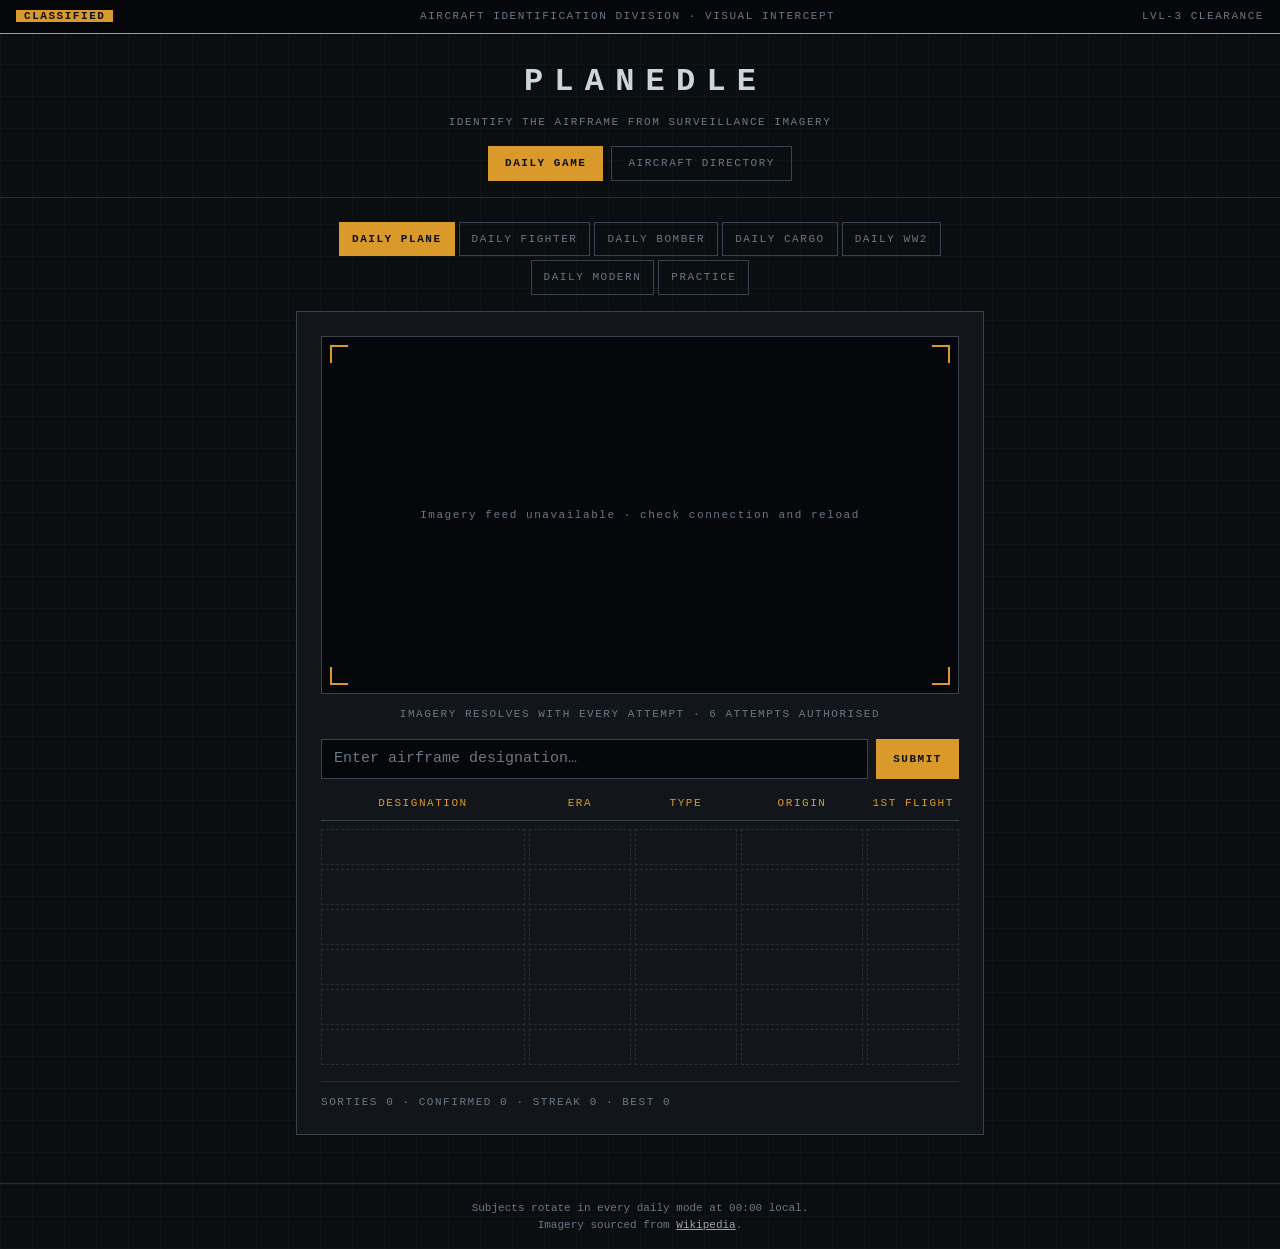
<file: index.html>
<!DOCTYPE html>
<html lang="en">

<head>
    <meta charset="UTF-8">
    <meta name="viewport" content="width=device-width, initial-scale=1.0">
    <title>Planedle — Daily Military Plane Guessing Game</title>
    <link rel="preconnect" href="https://upload.wikimedia.org">
    <link rel="stylesheet" href="css/style.css">
</head>

<body>
    <div class="classification-bar">
        <span><strong>Classified</strong></span>
        <span class="classification-meta">Aircraft Identification Division · Visual Intercept</span>
        <span class="classification-meta">LVL-3 Clearance</span>
    </div>

    <header class="site-header">
        <h1 class="logo">PLANEDLE</h1>
        <p class="tagline">Identify the airframe from surveillance imagery</p>
        <nav class="site-nav">
            <a href="index.html" class="active">Daily Game</a>
            <a href="directory.html">Aircraft Directory</a>
        </nav>
    </header>

    <main class="page page-game">
        <div id="mode-tabs" class="mode-tabs"></div>

        <section class="game-panel">
            <div id="image-frame" class="media image-frame">
                <img id="plane-image" alt="Mystery aircraft">
                <p id="image-note" class="media-note">Loading photo…</p>
            </div>
            <p class="hint-text">Imagery resolves with every attempt · 6 attempts authorised</p>

            <div class="guess-input-wrap">
                <input type="text" id="guess-input" class="field guess-input"
                    placeholder="Enter airframe designation…" autocomplete="off">
                <button id="guess-btn" class="primary-btn">Submit</button>
                <ul id="suggestions" class="suggestions hidden"></ul>
            </div>

            <div class="board-header">
                <span>Designation</span><span>Era</span><span>Type</span><span>Origin</span><span>1st Flight</span>
            </div>
            <div id="guess-board" class="guess-board"></div>

            <div id="result-box" class="result-box hidden"></div>

            <div class="game-footer-row">
                <div id="stats-box" class="stats-box"></div>
                <button id="practice-again-btn" class="secondary-btn hidden">New subject</button>
            </div>
        </section>
    </main>

    <footer class="site-footer">
        <p>Subjects rotate in every daily mode at 00:00 local.</p>
        <p>Imagery sourced from <a href="https://en.wikipedia.org/" target="_blank" rel="noopener">Wikipedia</a>.</p>
    </footer>

    <script src="js/data.js"></script>
    <script src="js/images.js"></script>
    <script src="js/game.js"></script>
</body>

</html>
</file>
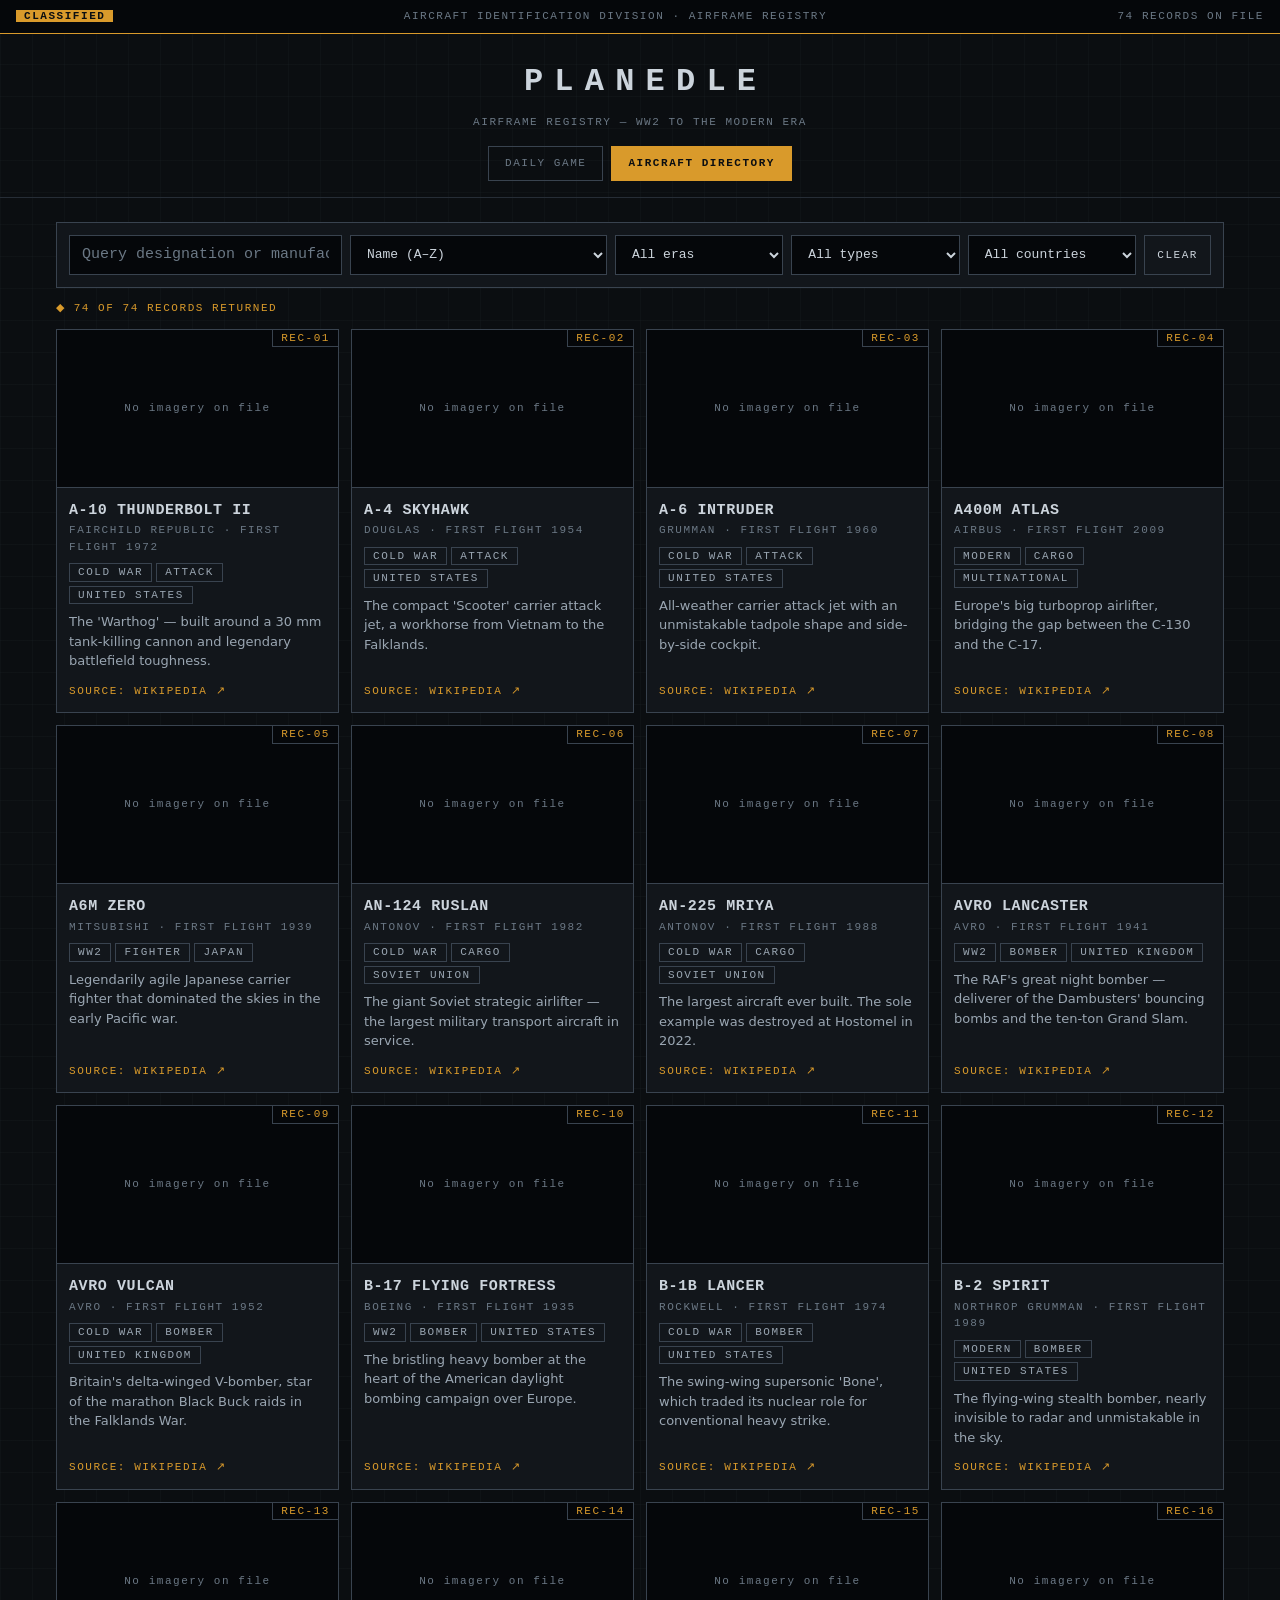
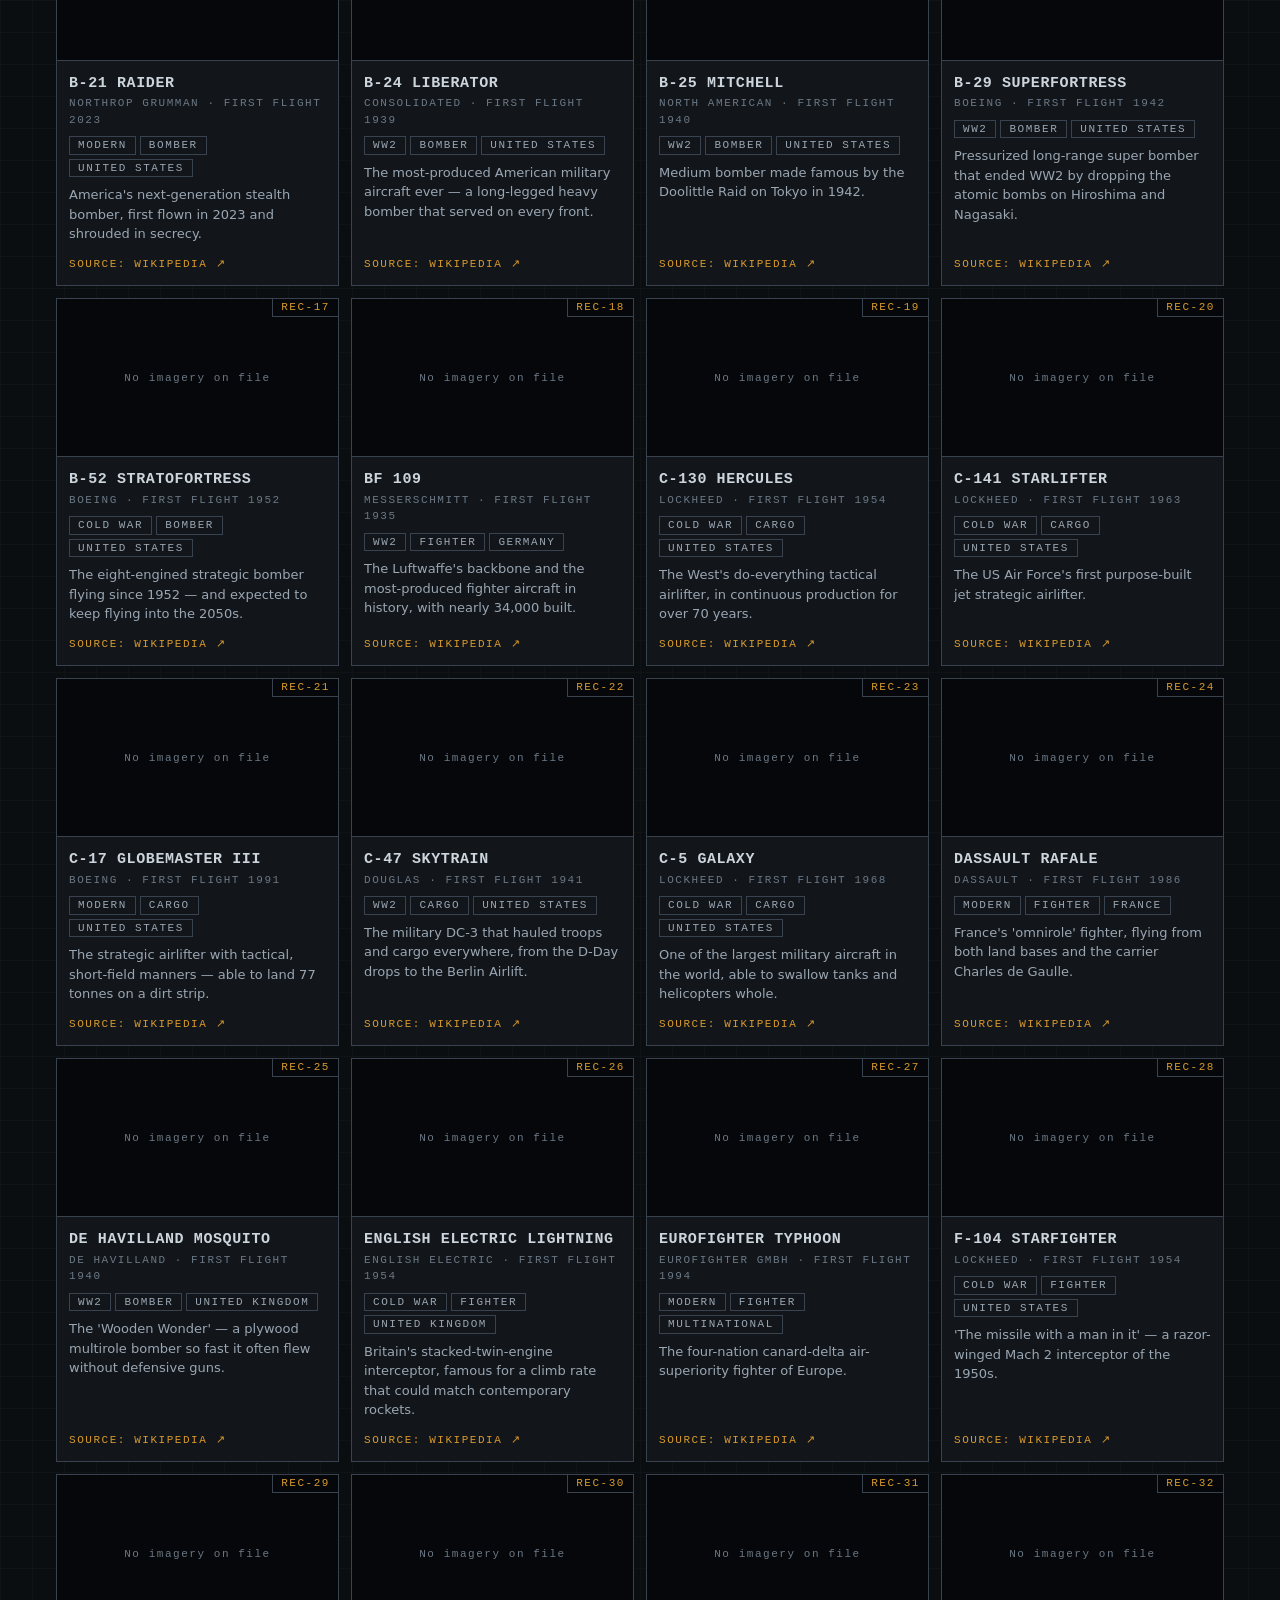
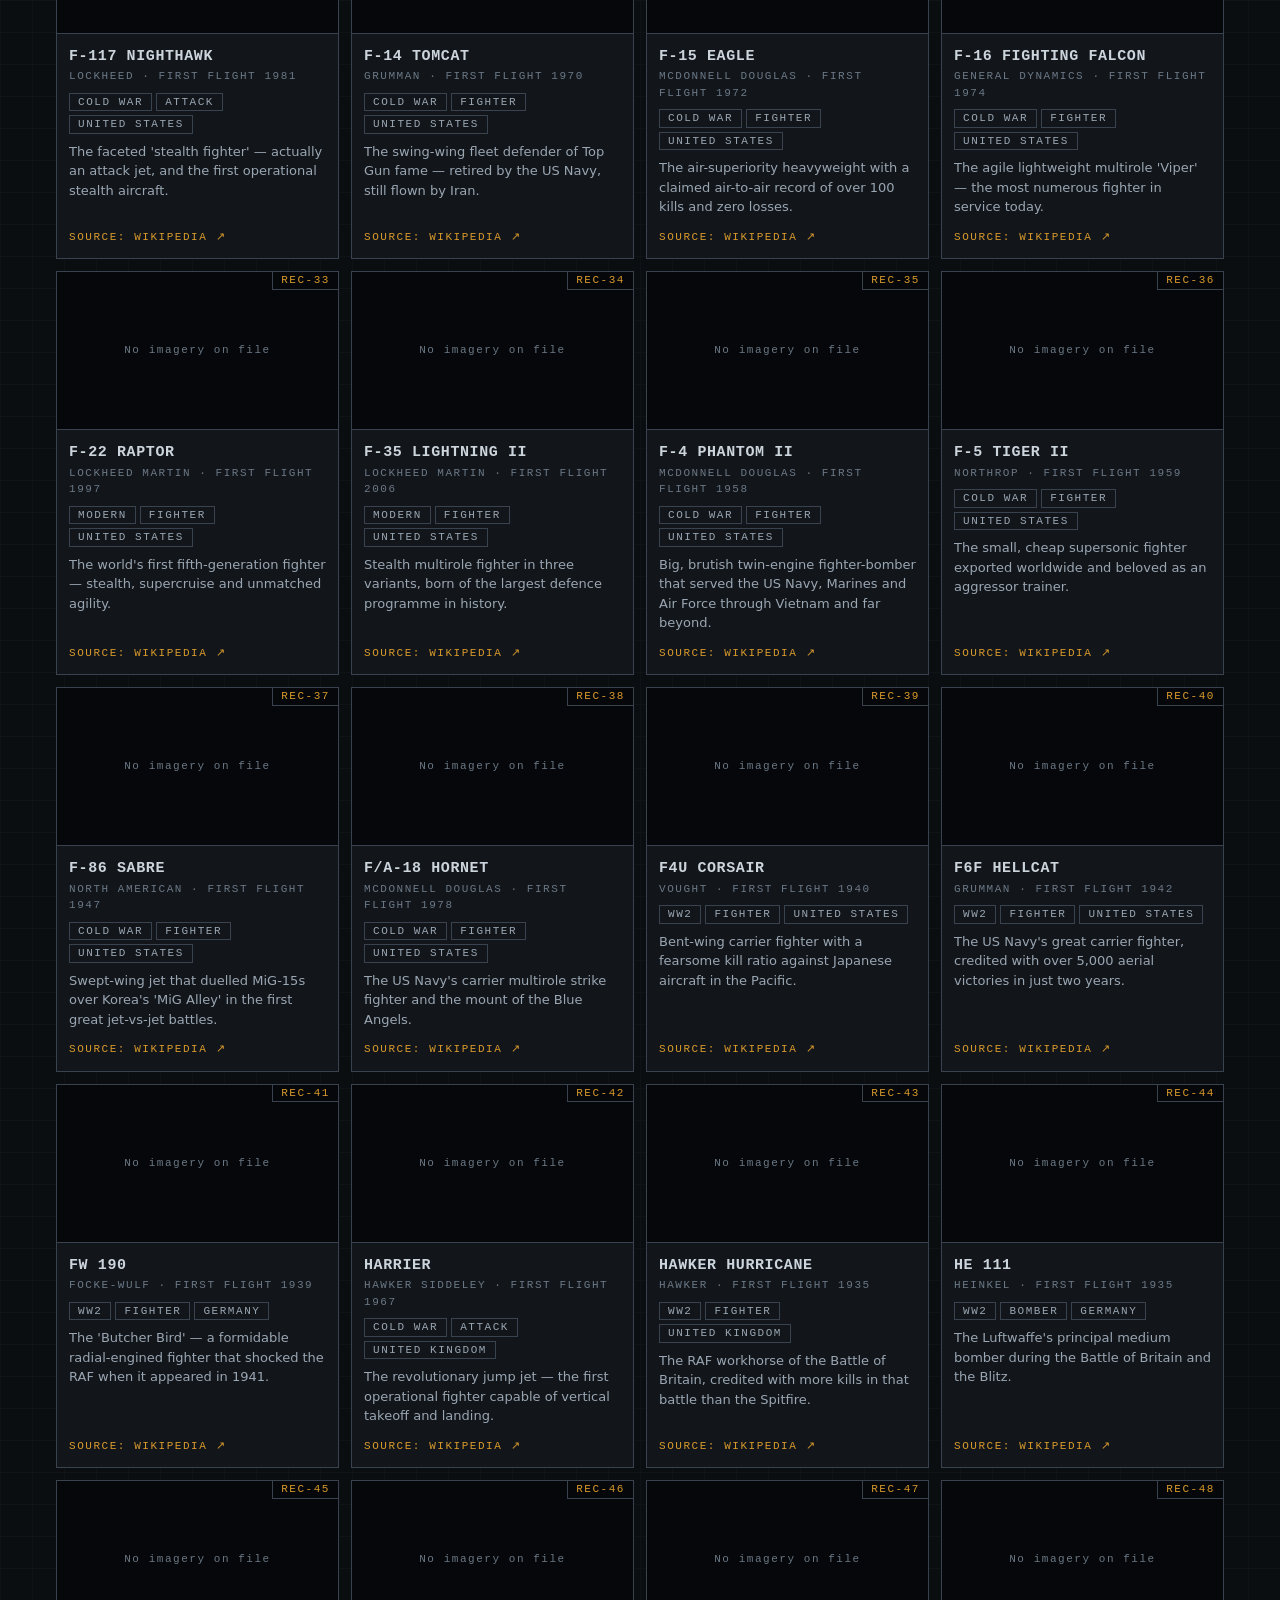
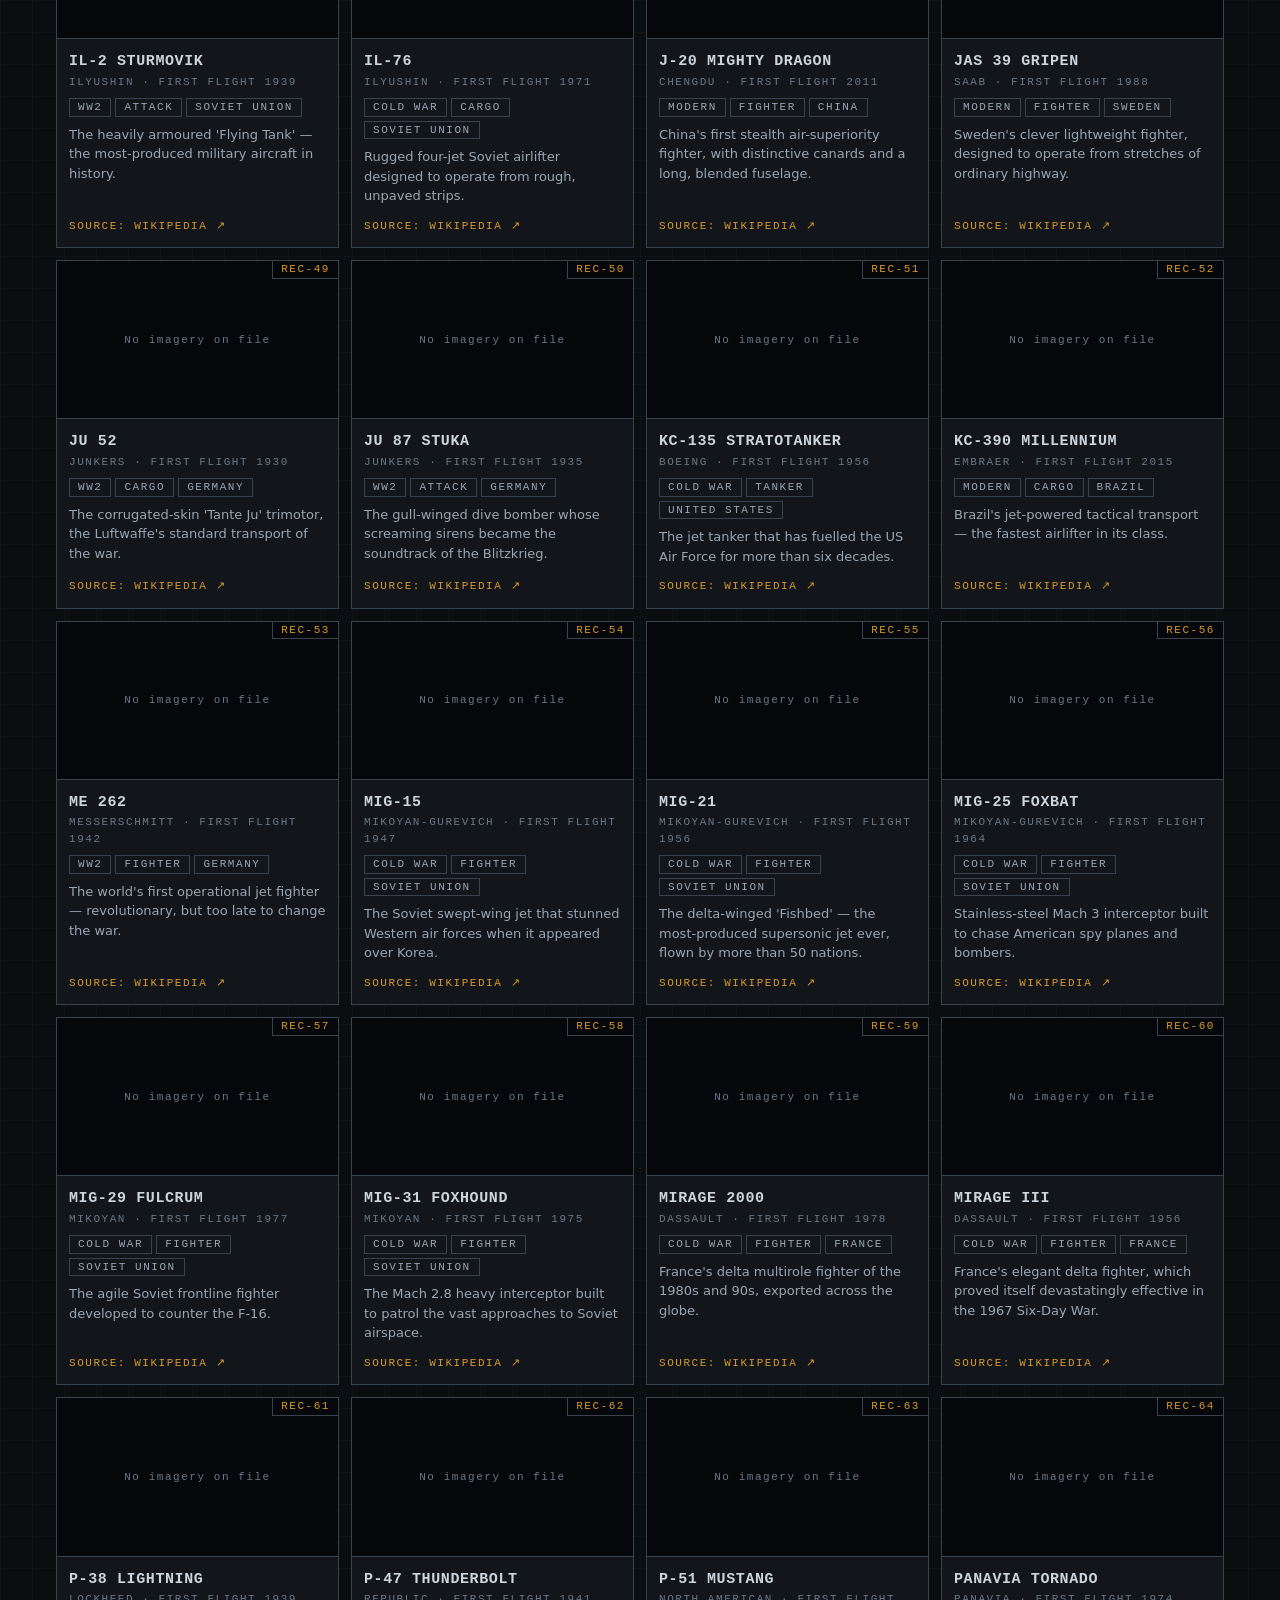
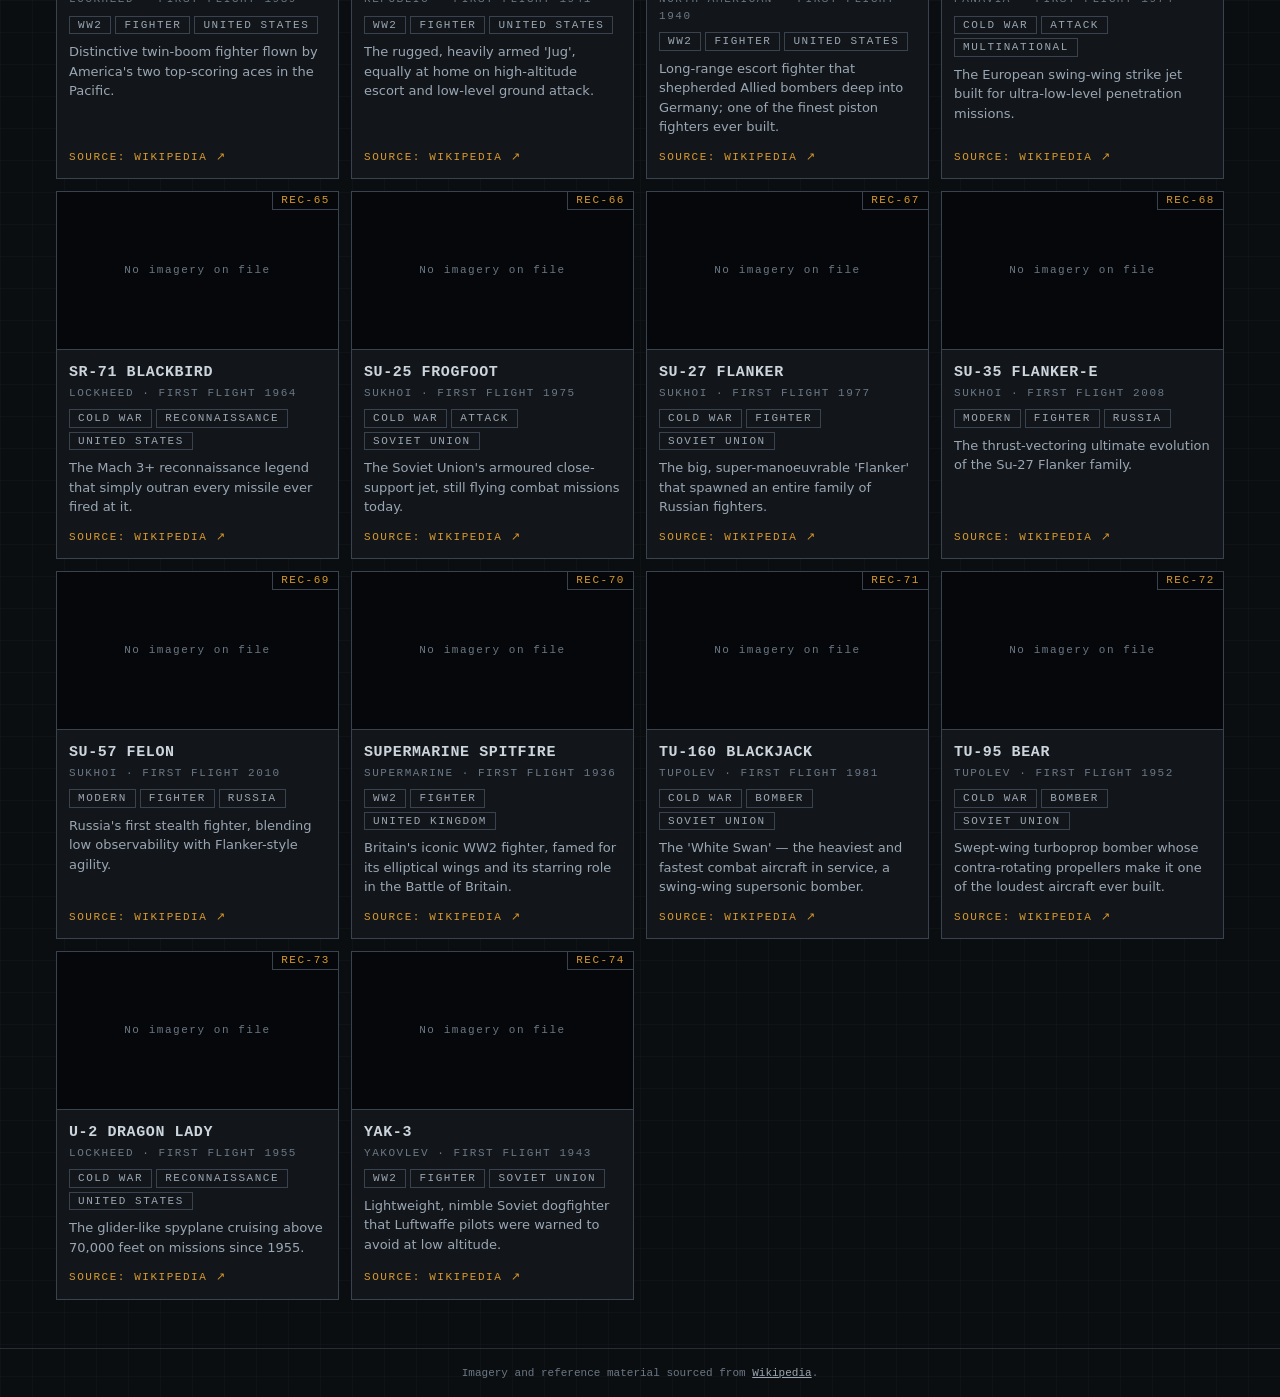
<file: directory.html>
<!DOCTYPE html>
<html lang="en">

<head>
    <meta charset="UTF-8">
    <meta name="viewport" content="width=device-width, initial-scale=1.0">
    <title>Aircraft Directory — Planedle</title>
    <link rel="preconnect" href="https://upload.wikimedia.org">
    <link rel="stylesheet" href="css/style.css">
</head>

<body>
    <div class="classification-bar">
        <span><strong>Classified</strong></span>
        <span class="classification-meta">Aircraft Identification Division · Airframe Registry</span>
        <span class="classification-meta">74 Records On File</span>
    </div>

    <header class="site-header">
        <h1 class="logo">PLANEDLE</h1>
        <p class="tagline">Airframe registry — WW2 to the modern era</p>
        <nav class="site-nav">
            <a href="index.html">Daily Game</a>
            <a href="directory.html" class="active">Aircraft Directory</a>
        </nav>
    </header>

    <main class="page page-directory">
        <section class="dir-controls">
            <input type="text" id="search-input" class="field dir-search"
                placeholder="Query designation or manufacturer…">
            <select id="sort-select" class="field dir-filter">
                <option value="name-asc">Name (A–Z)</option>
                <option value="name-desc">Name (Z–A)</option>
                <option value="year-asc">First flight (oldest first)</option>
                <option value="year-desc">First flight (newest first)</option>
                <option value="era">Era (WW2 → Modern)</option>
                <option value="type">Type</option>
                <option value="country">Country</option>
            </select>
            <select id="era-filter" class="field dir-filter">
                <option value="">All eras</option>
            </select>
            <select id="type-filter" class="field dir-filter">
                <option value="">All types</option>
            </select>
            <select id="country-filter" class="field dir-filter">
                <option value="">All countries</option>
            </select>
            <button id="clear-filters" class="secondary-btn">Clear</button>
        </section>

        <p id="result-count" class="result-count"></p>
        <section id="aircraft-grid" class="aircraft-grid"></section>
    </main>

    <footer class="site-footer">
        <p>Imagery and reference material sourced from <a href="https://en.wikipedia.org/" target="_blank"
                rel="noopener">Wikipedia</a>.</p>
    </footer>

    <script src="js/data.js"></script>
    <script src="js/images.js"></script>
    <script src="js/directory.js"></script>
</body>

</html>
</file>
<file: css/style.css>
/* Planedle — shared styles for the game and the directory.
   Look: tactical aircraft-recognition terminal. Gunmetal and amber, monospace
   readouts, hard corners, no rounding anywhere by design.
   Sections: tokens, base, utilities, layout, components, game, directory, responsive. */

/* ============================================================
   Design tokens
   ============================================================ */

:root {
    /* Surfaces, from furthest back to closest to the reader. */
    --color-bg: #0b0e11;
    --color-well: #05070a;
    --color-surface: #12161b;
    --color-surface-raised: #1a2027;

    --color-border: #262d36;
    --color-border-strong: #39434f;

    --color-text: #ccd4dc;
    --color-text-dim: #9aa6b2;
    --color-text-muted: #6b7885;
    /* Sits on top of --color-accent, so it must stay dark. */
    --color-text-on-accent: #0b0e11;

    --color-accent: #d99a2b;
    --color-accent-bright: #f2b544;

    --color-match: #4d7a35;
    --color-miss: #262d36;
    --color-win: #8fc45f;
    --color-loss: #c0463c;

    /* Spacing scale, 0.25rem base. */
    --space-1: 0.25rem;
    --space-2: 0.5rem;
    --space-3: 0.75rem;
    --space-4: 1rem;
    --space-5: 1.5rem;
    --space-6: 2rem;
    --space-8: 3rem;

    /* Type scale. */
    --text-xs: 0.6875rem;
    --text-sm: 0.8125rem;
    --text-base: 0.9375rem;
    --text-lg: 1.0625rem;
    --text-xl: 1.375rem;
    --text-2xl: 2rem;

    /* Monospace carries the readouts, labels and data; the sans is only for
       running prose, which is punishing to read in a fixed pitch. */
    --font-mono: ui-monospace, "Cascadia Mono", "SF Mono", Menlo, Consolas,
        "Liberation Mono", monospace;
    --font-sans: "Segoe UI", system-ui, -apple-system, sans-serif;

    /* Applied to every uppercase label so they stay uniform. */
    --tracking-label: 0.14em;

    --width-game: 720px;
    --width-directory: 1200px;

    --transition: 0.12s ease;

    /* Shared by the board header and every guess row, so the columns
       of the two can never drift apart. */
    --board-columns: 2fr 1fr 1fr 1.2fr 0.9fr;
}

/* ============================================================
   Base
   ============================================================ */

*,
*::before,
*::after {
    margin: 0;
    padding: 0;
    box-sizing: border-box;
}

body {
    background-color: var(--color-bg);
    /* Faint plotting grid behind the panels. */
    background-image:
        linear-gradient(rgba(120, 145, 170, 0.035) 1px, transparent 1px),
        linear-gradient(90deg, rgba(120, 145, 170, 0.035) 1px, transparent 1px);
    background-size: 32px 32px;
    color: var(--color-text);
    font-family: var(--font-mono);
    font-size: var(--text-base);
    line-height: 1.5;
    min-height: 100vh;
    display: flex;
    flex-direction: column;
}

img {
    display: block;
    max-width: 100%;
}

button,
input,
select {
    font: inherit;
    color: inherit;
}

:focus-visible {
    outline: 2px solid var(--color-accent);
    outline-offset: 2px;
}

::selection {
    background: var(--color-accent);
    color: var(--color-text-on-accent);
}

/* ============================================================
   Utilities
   ============================================================ */

.hidden {
    display: none !important;
}

/* Every uppercase micro-label in the UI routes through this. */
.label,
.board-header span,
.chip,
.mode-tab,
.site-nav a,
.classification-bar,
.stats-box,
.result-count,
.card-link {
    text-transform: uppercase;
    letter-spacing: var(--tracking-label);
}

/* ============================================================
   Layout — classification bar, header, nav, page wrappers, footer
   ============================================================ */

.classification-bar {
    display: flex;
    flex-wrap: wrap;
    gap: var(--space-2) var(--space-4);
    justify-content: space-between;
    align-items: center;
    background: var(--color-well);
    border-bottom: 1px solid var(--color-accent);
    color: var(--color-accent);
    font-size: var(--text-xs);
    padding: var(--space-2) var(--space-4);
}

.classification-bar strong {
    /* The stamp itself: inverted so it reads as a mark on the page. */
    background: var(--color-accent);
    color: var(--color-text-on-accent);
    padding: 0 var(--space-2);
    font-weight: 700;
}

.classification-meta {
    color: var(--color-text-muted);
}

.site-header {
    text-align: center;
    padding: var(--space-5) var(--space-4) var(--space-4);
    border-bottom: 1px solid var(--color-border);
}

.logo {
    font-size: var(--text-2xl);
    font-weight: 700;
    letter-spacing: 0.35em;
    /* letter-spacing adds a trailing gap; pull it back to stay centred. */
    text-indent: 0.35em;
}

.tagline {
    color: var(--color-text-muted);
    font-size: var(--text-xs);
    letter-spacing: var(--tracking-label);
    text-transform: uppercase;
    margin-top: var(--space-2);
}

.site-nav {
    margin-top: var(--space-4);
    display: flex;
    justify-content: center;
    gap: var(--space-2);
}

.site-nav a {
    color: var(--color-text-muted);
    text-decoration: none;
    font-size: var(--text-xs);
    padding: var(--space-2) var(--space-4);
    border: 1px solid var(--color-border-strong);
    transition: color var(--transition), border-color var(--transition), background var(--transition);
}

.site-nav a:hover {
    color: var(--color-accent);
    border-color: var(--color-accent);
}

.site-nav a.active {
    color: var(--color-text-on-accent);
    background: var(--color-accent);
    border-color: var(--color-accent);
    font-weight: 700;
}

.page {
    width: 100%;
    margin: 0 auto;
    padding: var(--space-5) var(--space-4) var(--space-8);
    flex: 1;
}

.page-game {
    max-width: var(--width-game);
}

.page-directory {
    max-width: var(--width-directory);
}

.site-footer {
    text-align: center;
    color: var(--color-text-muted);
    font-size: var(--text-xs);
    padding: var(--space-4);
    border-top: 1px solid var(--color-border);
}

.site-footer a {
    color: var(--color-text-dim);
}

/* ============================================================
   Components — buttons, fields, media, chips
   ============================================================ */

.primary-btn,
.secondary-btn {
    cursor: pointer;
    font-size: var(--text-xs);
    text-transform: uppercase;
    letter-spacing: var(--tracking-label);
    transition: background var(--transition), border-color var(--transition), color var(--transition);
}

.primary-btn {
    background: var(--color-accent);
    color: var(--color-text-on-accent);
    border: 1px solid var(--color-accent);
    padding: 0 var(--space-4);
    font-weight: 700;
}

.primary-btn:hover:not(:disabled) {
    background: var(--color-accent-bright);
    border-color: var(--color-accent-bright);
}

.secondary-btn {
    background: transparent;
    border: 1px solid var(--color-border-strong);
    padding: var(--space-2) var(--space-3);
}

.secondary-btn:hover:not(:disabled) {
    border-color: var(--color-accent);
    color: var(--color-accent);
}

.primary-btn:disabled,
.secondary-btn:disabled {
    opacity: 0.4;
    cursor: default;
}

.field {
    background: var(--color-well);
    border: 1px solid var(--color-border-strong);
    padding: var(--space-2) var(--space-3);
    caret-color: var(--color-accent);
}

.field:focus {
    border-color: var(--color-accent);
}

.field:disabled {
    opacity: 0.4;
}

.field::placeholder {
    color: var(--color-text-muted);
}

/* An image that fades in once loaded, with a note in its place until then.
   Shared by the game's mystery photo and the directory cards. */
.media {
    position: relative;
    background: var(--color-well);
    overflow: hidden;
}

.media img {
    width: 100%;
    height: 100%;
    object-fit: cover;
    opacity: 0;
    transition: opacity var(--transition);
}

.media.is-loaded img {
    opacity: 1;
}

.media.is-loaded .media-note {
    display: none;
}

.media-note {
    position: absolute;
    inset: 0;
    display: flex;
    align-items: center;
    justify-content: center;
    text-align: center;
    padding: var(--space-4);
    color: var(--color-text-muted);
    font-size: var(--text-xs);
    letter-spacing: var(--tracking-label);
}

.chips {
    display: flex;
    flex-wrap: wrap;
    gap: var(--space-1);
    margin-bottom: var(--space-2);
}

.chip {
    border: 1px solid var(--color-border-strong);
    padding: 0 var(--space-2);
    font-size: var(--text-xs);
    color: var(--color-text-dim);
}

/* ============================================================
   Game — mode tabs, mystery photo, guess input, board, result
   ============================================================ */

.mode-tabs {
    display: flex;
    flex-wrap: wrap;
    gap: var(--space-1);
    justify-content: center;
    margin-bottom: var(--space-4);
}

.mode-tab {
    background: transparent;
    color: var(--color-text-muted);
    border: 1px solid var(--color-border-strong);
    padding: var(--space-2) var(--space-3);
    font-size: var(--text-xs);
    cursor: pointer;
    transition: color var(--transition), border-color var(--transition), background var(--transition);
}

.mode-tab:hover {
    color: var(--color-accent);
    border-color: var(--color-accent);
}

.mode-tab.active {
    background: var(--color-accent);
    border-color: var(--color-accent);
    color: var(--color-text-on-accent);
    font-weight: 700;
}

.game-panel {
    background: var(--color-surface);
    border: 1px solid var(--color-border-strong);
    padding: var(--space-5);
}

.image-frame {
    aspect-ratio: 16 / 9;
    border: 1px solid var(--color-border-strong);
}

/* Targeting brackets over the four corners of the photo. Eight gradient bars
   on one pseudo-element — two per corner — so no extra markup is needed. */
.image-frame::before {
    content: "";
    position: absolute;
    inset: var(--space-2);
    z-index: 2;
    pointer-events: none;
    --bracket-arm: 18px;
    --bracket-line: 2px;
    background-image:
        linear-gradient(var(--color-accent) 0 0), linear-gradient(var(--color-accent) 0 0),
        linear-gradient(var(--color-accent) 0 0), linear-gradient(var(--color-accent) 0 0),
        linear-gradient(var(--color-accent) 0 0), linear-gradient(var(--color-accent) 0 0),
        linear-gradient(var(--color-accent) 0 0), linear-gradient(var(--color-accent) 0 0);
    background-size:
        var(--bracket-arm) var(--bracket-line), var(--bracket-line) var(--bracket-arm),
        var(--bracket-arm) var(--bracket-line), var(--bracket-line) var(--bracket-arm),
        var(--bracket-arm) var(--bracket-line), var(--bracket-line) var(--bracket-arm),
        var(--bracket-arm) var(--bracket-line), var(--bracket-line) var(--bracket-arm);
    background-position:
        left top, left top,
        right top, right top,
        left bottom, left bottom,
        right bottom, right bottom;
    background-repeat: no-repeat;
}

/* The blur amount is set from JS — it shrinks with every guess. */
.image-frame img {
    transition: opacity var(--transition), filter 0.5s ease;
}

.hint-text {
    color: var(--color-text-muted);
    font-size: var(--text-xs);
    letter-spacing: var(--tracking-label);
    text-transform: uppercase;
    text-align: center;
    margin: var(--space-3) 0 var(--space-4);
}

.guess-input-wrap {
    position: relative;
    display: flex;
    gap: var(--space-2);
    margin-bottom: var(--space-4);
}

.guess-input {
    flex: 1;
}

.suggestions {
    position: absolute;
    top: 100%;
    left: 0;
    right: 0;
    z-index: 10;
    background: var(--color-surface-raised);
    border: 1px solid var(--color-accent);
    border-top: none;
    list-style: none;
    max-height: 16rem;
    overflow-y: auto;
    font-size: var(--text-sm);
}

.suggestions li {
    padding: var(--space-2) var(--space-3);
    cursor: pointer;
    border-bottom: 1px solid var(--color-border);
}

.suggestions li::before {
    content: "> ";
    color: var(--color-accent);
}

.suggestions li:last-child {
    border-bottom: none;
}

.suggestions li:hover {
    background: var(--color-accent);
    color: var(--color-text-on-accent);
}

.suggestions li:hover::before {
    color: var(--color-text-on-accent);
}

.board-header,
.guess-row {
    display: grid;
    grid-template-columns: var(--board-columns);
    gap: var(--space-1);
    margin-bottom: var(--space-1);
}

.board-header {
    border-bottom: 1px solid var(--color-border-strong);
    padding-bottom: var(--space-2);
    margin-bottom: var(--space-2);
}

.board-header span {
    color: var(--color-accent);
    font-size: var(--text-xs);
    text-align: center;
}

.cell {
    border: 1px solid var(--color-border);
    padding: var(--space-2) var(--space-1);
    font-size: var(--text-sm);
    text-align: center;
    overflow: hidden;
    text-overflow: ellipsis;
    white-space: nowrap;
}

.cell-match {
    background: var(--color-match);
    border-color: var(--color-match);
    font-weight: 700;
}

.cell-miss {
    background: var(--color-miss);
}

.cell-empty {
    background: transparent;
    border-style: dashed;
    min-height: 2.25rem;
}

.result-box {
    background: var(--color-surface-raised);
    border: 1px solid var(--color-border-strong);
    border-left: 3px solid var(--color-accent);
    padding: var(--space-4);
    margin-top: var(--space-4);
    text-align: center;
}

.result-box h2 {
    font-size: var(--text-base);
    text-transform: uppercase;
    letter-spacing: var(--tracking-label);
    margin-bottom: var(--space-3);
}

.result-box p {
    margin-bottom: var(--space-2);
}

/* Running prose is the one place the fixed pitch hurts. */
.result-desc,
.card-desc {
    font-family: var(--font-sans);
}

.result-win {
    color: var(--color-win);
}

.result-loss {
    color: var(--color-loss);
}

.result-meta {
    color: var(--color-text-muted);
    font-size: var(--text-xs);
    text-transform: uppercase;
    letter-spacing: var(--tracking-label);
}

.result-links {
    display: flex;
    flex-wrap: wrap;
    gap: var(--space-3);
    justify-content: center;
    align-items: center;
    margin-top: var(--space-4);
    padding-top: var(--space-3);
    border-top: 1px solid var(--color-border);
}

.result-links a {
    color: var(--color-accent);
    font-size: var(--text-xs);
    text-transform: uppercase;
    letter-spacing: var(--tracking-label);
}

.game-footer-row {
    display: flex;
    flex-wrap: wrap;
    justify-content: space-between;
    align-items: center;
    gap: var(--space-3);
    margin-top: var(--space-4);
    padding-top: var(--space-3);
    border-top: 1px solid var(--color-border);
}

.stats-box {
    color: var(--color-text-muted);
    font-size: var(--text-xs);
}

.shake {
    animation: shake 0.4s;
}

@keyframes shake {

    0%,
    100% {
        transform: translateX(0);
    }

    25% {
        transform: translateX(-6px);
    }

    75% {
        transform: translateX(6px);
    }
}

/* ============================================================
   Directory — controls and aircraft cards
   ============================================================ */

.dir-controls {
    display: flex;
    flex-wrap: wrap;
    gap: var(--space-2);
    margin-bottom: var(--space-3);
    padding: var(--space-3);
    background: var(--color-surface);
    border: 1px solid var(--color-border-strong);
}

.dir-search {
    flex: 2 1 14rem;
}

.dir-filter {
    flex: 1 1 9rem;
    font-size: var(--text-sm);
}

.result-count {
    color: var(--color-accent);
    font-size: var(--text-xs);
    margin-bottom: var(--space-3);
}

.aircraft-grid {
    display: grid;
    grid-template-columns: repeat(auto-fill, minmax(16rem, 1fr));
    gap: var(--space-3);
    /* Feeds the REC-nn stamp on each card; renumbers as filters change. */
    counter-reset: record;
}

.plane-card {
    position: relative;
    counter-increment: record;
    background: var(--color-surface);
    border: 1px solid var(--color-border-strong);
    display: flex;
    flex-direction: column;
    transition: border-color var(--transition);
}

.plane-card::before {
    content: "REC-" counter(record, decimal-leading-zero);
    position: absolute;
    top: 0;
    right: 0;
    z-index: 2;
    background: var(--color-well);
    border-left: 1px solid var(--color-border-strong);
    border-bottom: 1px solid var(--color-border-strong);
    color: var(--color-accent);
    font-size: var(--text-xs);
    letter-spacing: var(--tracking-label);
    padding: 0 var(--space-2);
}

.plane-card:hover,
.plane-card.highlight {
    border-color: var(--color-accent);
}

.card-media {
    aspect-ratio: 16 / 9;
    border-bottom: 1px solid var(--color-border-strong);
}

.card-body {
    padding: var(--space-3);
    display: flex;
    flex-direction: column;
    flex: 1;
}

.card-body h3 {
    font-size: var(--text-base);
    text-transform: uppercase;
    letter-spacing: 0.04em;
}

.card-maker {
    color: var(--color-text-muted);
    font-size: var(--text-xs);
    text-transform: uppercase;
    letter-spacing: var(--tracking-label);
    margin-bottom: var(--space-2);
}

.card-desc {
    font-size: var(--text-sm);
    color: var(--color-text-dim);
    margin-bottom: var(--space-3);
    flex: 1;
}

.card-link {
    color: var(--color-accent);
    font-size: var(--text-xs);
    text-decoration: none;
    align-self: flex-start;
    border-bottom: 1px solid transparent;
}

.card-link:hover {
    border-bottom-color: var(--color-accent);
}

/* ============================================================
   Responsive
   ============================================================ */

@media (max-width: 32.5rem) {
    :root {
        --text-2xl: 1.5rem;
        --tracking-label: 0.08em;
    }

    .game-panel {
        padding: var(--space-3);
    }

    .classification-bar {
        justify-content: center;
        text-align: center;
    }

    .cell {
        font-size: var(--text-xs);
        padding: var(--space-2) var(--space-1);
    }

    .image-frame::before {
        --bracket-arm: 12px;
    }
}

@media (prefers-reduced-motion: reduce) {

    *,
    *::before,
    *::after {
        animation-duration: 0.01ms !important;
        animation-iteration-count: 1 !important;
        transition-duration: 0.01ms !important;
        scroll-behavior: auto !important;
    }
}
</file>
